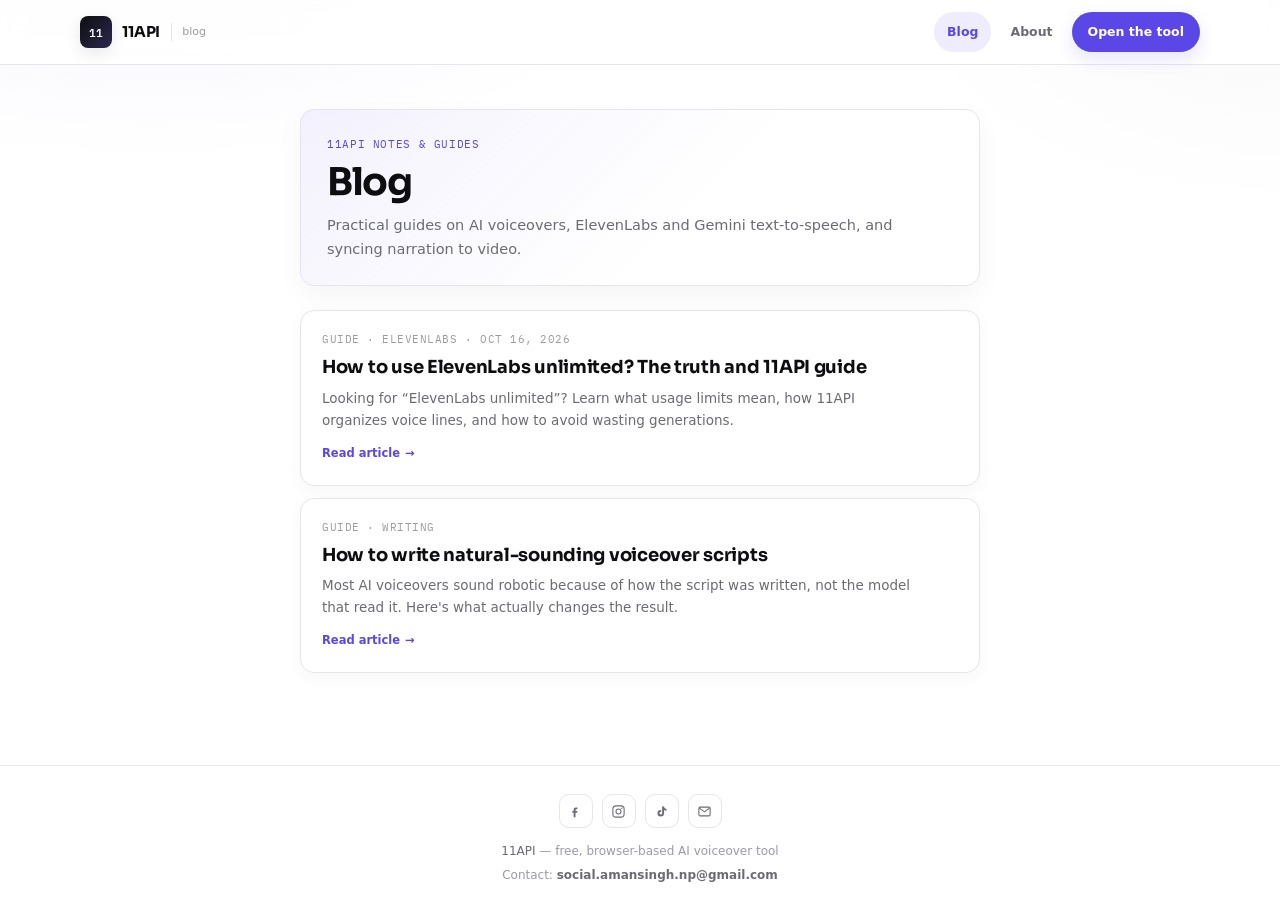
<file: blog/index.html>
<!doctype html>
<html lang="en">
<head>
<meta charset="UTF-8" />
<meta name="viewport" content="width=device-width, initial-scale=1.0" />
<title>Blog — 11API</title>
<meta name="description" content="Practical guides to AI voiceovers, ElevenLabs and Gemini text-to-speech, and syncing narration to video from the developer of 11API." />
<link rel="canonical" href="https://11api.site/blog/" />
<meta name="theme-color" content="#ffffff" />

<meta property="og:type" content="website" />
<meta property="og:url" content="https://11api.site/blog/" />
<meta property="og:site_name" content="11API" />
<meta property="og:title" content="Blog — 11API" />
<meta property="og:description" content="Guides on AI voiceovers, ElevenLabs and Gemini text-to-speech, and syncing narration to video." />

<link rel="icon" type="image/svg+xml" href="data:image/svg+xml,%3Csvg xmlns='http://www.w3.org/2000/svg' viewBox='0 0 32 32'%3E%3Crect width='32' height='32' rx='7' fill='%230e0e10'/%3E%3Ctext x='16' y='22' font-family='Arial, sans-serif' font-weight='700' font-size='15' text-anchor='middle' fill='%23ffffff'%3E11%3C/text%3E%3C/svg%3E" />

<link rel="preconnect" href="https://fonts.googleapis.com">
<link rel="preconnect" href="https://fonts.gstatic.com" crossorigin>
<link href="https://fonts.googleapis.com/css2?family=Sora:wght@500;600;700&family=IBM+Plex+Mono:wght@500;600&display=swap" rel="stylesheet">
<link rel="stylesheet" href="/blog/blog.css">
</head>
<body>

<header class="topbar">
  <a class="brand" href="/">
    <span class="brand-mark">11</span>
    <span class="brand-name">11API</span>
    <span class="brand-sub">blog</span>
  </a>
  <div class="topbar-right">
    <a class="nav-link active" href="/blog/" aria-current="page">Blog</a>
    <a class="nav-link" href="/about.html">About</a>
    <a class="btn-pill" href="/">Open the tool</a>
  </div>
</header>

<main>
  <div class="blog-hero">
    <div class="blog-kicker">11API notes & guides</div>
    <h1>Blog</h1>
    <p>Practical guides on AI voiceovers, ElevenLabs and Gemini text-to-speech, and syncing narration to video.</p>
  </div>

  <ul class="post-list">
    <li>
      <a class="post-card" href="/blog/how-to-use-elevenlabs-unlimited.html">
        <div class="post-meta">Guide · ElevenLabs · Oct 16, 2026</div>
        <h2 class="post-title">How to use ElevenLabs unlimited? The truth and 11API guide</h2>
        <p class="post-excerpt">Looking for “ElevenLabs unlimited”? Learn what usage limits mean, how 11API organizes voice lines, and how to avoid wasting generations.</p>
        <span class="post-arrow">Read article <span aria-hidden="true">→</span></span>
      </a>
    </li>
    <li>
      <a class="post-card" href="/blog/how-to-write-natural-sounding-voiceover-scripts.html">
        <div class="post-meta">Guide · Writing</div>
        <h2 class="post-title">How to write natural-sounding voiceover scripts</h2>
        <p class="post-excerpt">Most AI voiceovers sound robotic because of how the script was written, not the model that read it. Here's what actually changes the result.</p>
        <span class="post-arrow">Read article <span aria-hidden="true">→</span></span>
      </a>
    </li>
    <!-- Add each new post as another <li><a class="post-card">...</a></li> block, newest first. -->
  </ul>
</main>

<footer class="site-footer">
  <div class="social-links">
    <a href="https://www.facebook.com/profile.php?id=61594106010137" target="_blank" rel="noopener" aria-label="11API on Facebook" class="social-icon fb"><svg viewBox="0 0 24 24" fill="none" xmlns="http://www.w3.org/2000/svg"><path d="M15 8.5h-2c-.6 0-1 .4-1 1V11h3l-.4 3H12v7H9v-7H7v-3h2V9c0-2.2 1.4-3.5 3.6-3.5H15v3Z" fill="currentColor"/></svg></a>
    <a href="https://www.instagram.com/build_by_aman/" target="_blank" rel="noopener" aria-label="11API on Instagram" class="social-icon ig"><svg viewBox="0 0 24 24" fill="none" xmlns="http://www.w3.org/2000/svg"><rect x="3" y="3" width="18" height="18" rx="5" stroke="currentColor" stroke-width="1.7"/><circle cx="12" cy="12" r="4" stroke="currentColor" stroke-width="1.7"/><circle cx="17.3" cy="6.7" r="1.1" fill="currentColor"/></svg></a>
    <a href="https://www.tiktok.com/@build_by_aman" target="_blank" rel="noopener" aria-label="11API on TikTok" class="social-icon tt"><svg viewBox="0 0 24 24" fill="none" xmlns="http://www.w3.org/2000/svg"><path d="M16 3.8c.35 2.1 1.85 3.7 4 3.95v3.05c-1.5-.02-2.9-.47-4-1.28v5.2a5.2 5.2 0 1 1-5.2-5.2c.24 0 .47.02.7.05v3.1a2.1 2.1 0 1 0 1.5 2.02V3.8H16Z" fill="currentColor"/></svg></a>
    <a href="mailto:social.amansingh.np@gmail.com" aria-label="Email 11API" class="social-icon mail"><svg viewBox="0 0 24 24" fill="none" xmlns="http://www.w3.org/2000/svg"><rect x="3" y="5" width="18" height="14" rx="2" stroke="currentColor" stroke-width="1.7"/><path d="m4 6.5 8 6 8-6" stroke="currentColor" stroke-width="1.7" stroke-linecap="round" stroke-linejoin="round"/></svg></a>
  </div>
  <div><a href="/">11API</a> — free, browser-based AI voiceover tool</div>
  <div class="footer-contact">Contact: <a href="mailto:social.amansingh.np@gmail.com">social.amansingh.np@gmail.com</a></div>
</footer>

</body>
</html>
</file>
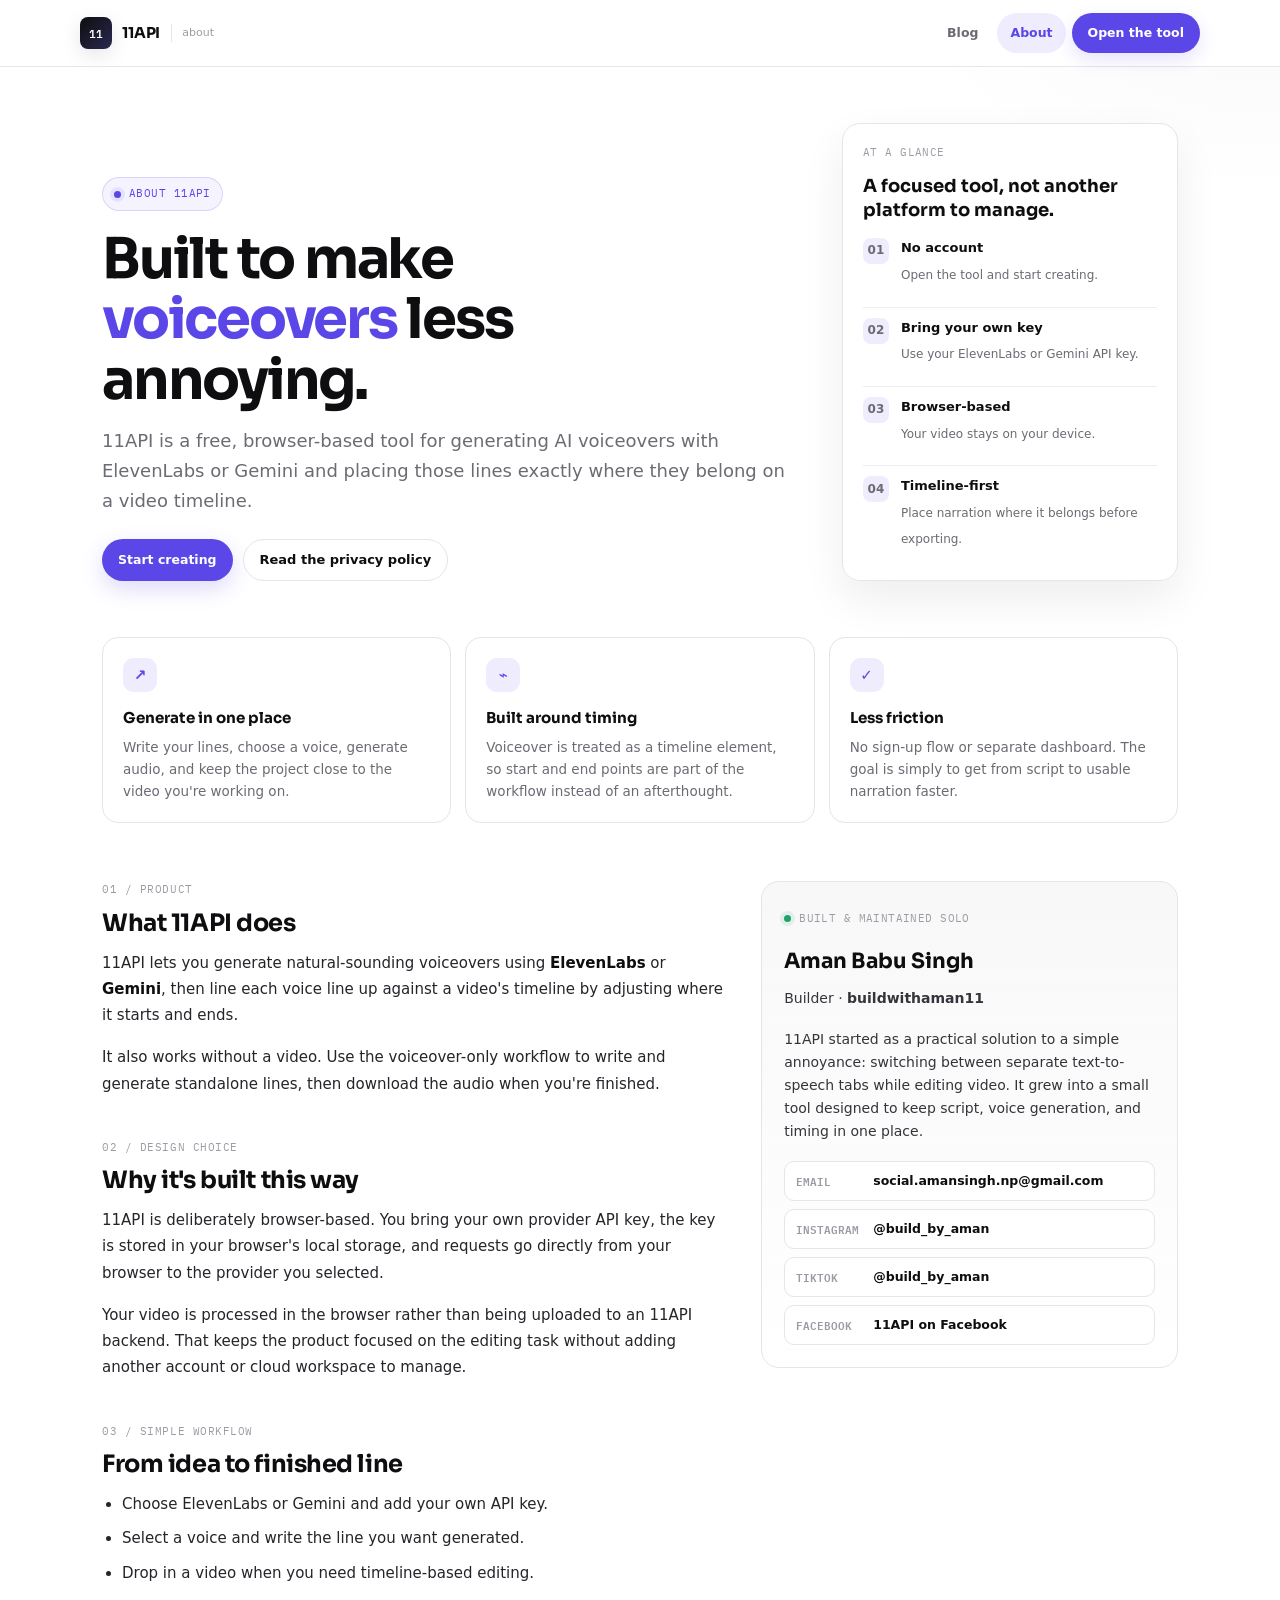
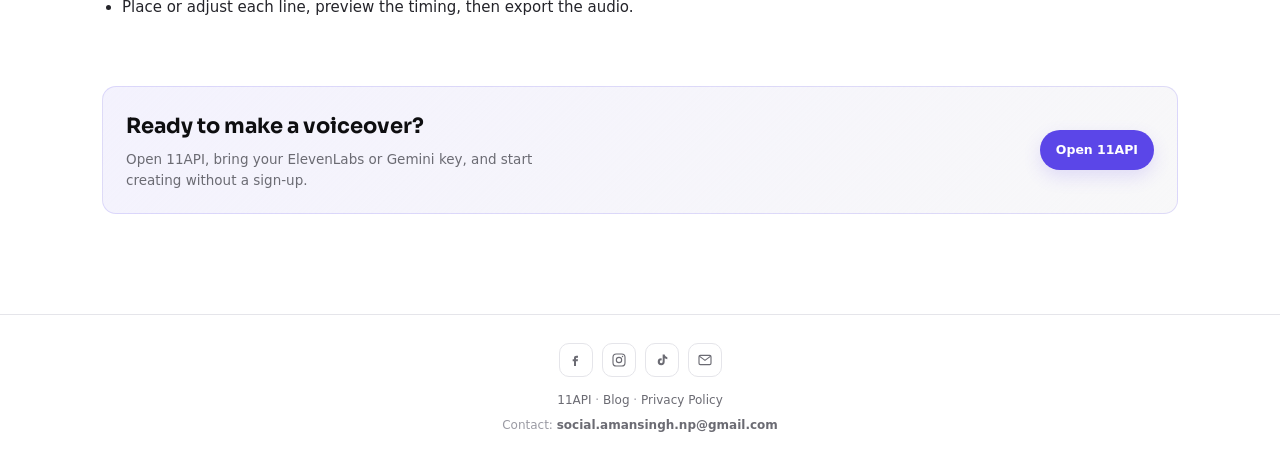
<file: about.html>
<!doctype html>
<html lang="en">
<head>
<meta charset="UTF-8" />
<meta name="viewport" content="width=device-width, initial-scale=1.0, viewport-fit=cover" />
<title>About 11API — Free AI Voiceover Tool</title>
<meta name="description" content="Learn what 11API does, why it is browser-based, and who built the free AI voiceover and video timeline tool." />
<link rel="canonical" href="https://11api.site/about.html" />
<meta name="theme-color" content="#ffffff" />
<meta property="og:type" content="website" />
<meta property="og:url" content="https://11api.site/about.html" />
<meta property="og:site_name" content="11API" />
<meta property="og:title" content="About 11API — Free AI Voiceover Tool" />
<meta property="og:description" content="A free, browser-based tool for generating AI voiceovers with ElevenLabs or Gemini and syncing them to video." />
<link rel="icon" type="image/svg+xml" href="data:image/svg+xml,%3Csvg xmlns='http://www.w3.org/2000/svg' viewBox='0 0 32 32'%3E%3Crect width='32' height='32' rx='7' fill='%230e0e10'/%3E%3Ctext x='16' y='22' font-family='Arial, sans-serif' font-weight='700' font-size='15' text-anchor='middle' fill='%23ffffff'%3E11%3C/text%3E%3C/svg%3E" />
<link rel="preconnect" href="https://fonts.googleapis.com">
<link rel="preconnect" href="https://fonts.gstatic.com" crossorigin>
<link href="https://fonts.googleapis.com/css2?family=Sora:wght@500;600;700&family=IBM+Plex+Mono:wght@500;600&display=swap" rel="stylesheet">
<link rel="stylesheet" href="/blog/blog.css">
<style>
  .social-icon svg { width: 16px; height: 16px; max-width: 100%; max-height: 100%; }
  :root {
    --about-glow: rgba(91,70,232,.10);
    --about-soft: rgba(91,70,232,.06);
  }
  html, body { overflow-x: hidden; }
  body {
    background:
      radial-gradient(900px 420px at 12% -10%, rgba(91,70,232,.065), transparent 60%),
      radial-gradient(700px 360px at 100% 0%, rgba(14,14,16,.025), transparent 55%),
      var(--bg);
  }
  .topbar { padding: 13px max(18px, calc((100vw - 1120px) / 2)); }
  .brand-mark { background: linear-gradient(135deg, #0e0e10, #2a2850); box-shadow: 0 6px 20px rgba(14,14,16,.10); }
  .topbar-right { flex-wrap: wrap; justify-content: flex-end; }
  .page-shell { max-width: 1120px; margin: 0 auto; padding: 56px 22px 100px; }
  .hero-grid { display: grid; grid-template-columns: minmax(0, 1.35fr) minmax(280px, .65fr); gap: 42px; align-items: end; margin-bottom: 56px; }
  .eyebrow { display: inline-flex; align-items: center; gap: 8px; padding: 7px 11px; border: 1px solid rgba(91,70,232,.18); background: var(--about-soft); color: var(--accent); border-radius: 999px; font-family: var(--font-mono); font-size: 11px; letter-spacing: .04em; text-transform: uppercase; }
  .eyebrow-dot { width: 7px; height: 7px; border-radius: 50%; background: var(--accent); box-shadow: 0 0 0 4px rgba(91,70,232,.10); }
  .hero h1 { font-family: var(--font-display); font-size: clamp(34px, 6vw, 56px); line-height: 1.08; letter-spacing: -.04em; margin: 18px 0 16px; max-width: 12ch; }
  .hero h1 span { color: var(--accent); }
  .hero-copy { color: var(--text-dim); font-size: clamp(16px, 2vw, 18px); line-height: 1.65; max-width: 62ch; margin: 0; }
  .hero-actions { display: flex; flex-wrap: wrap; gap: 10px; margin-top: 24px; }
  .hero-actions .btn-pill { background: var(--accent); box-shadow: 0 8px 22px rgba(91,70,232,.20); }
  .hero-actions .btn-pill:hover { opacity: 1; background: var(--accent-strong); }
  .ghost-pill { display: inline-flex; align-items: center; justify-content: center; min-height: 42px; padding: 9px 16px; border: 1px solid var(--line); border-radius: 999px; text-decoration: none; color: var(--text); font-size: 13px; font-weight: 600; background: rgba(255,255,255,.75); }
  .hero-card { border: 1px solid var(--line); border-radius: 18px; padding: 20px; background: rgba(255,255,255,.78); box-shadow: 0 18px 44px rgba(14,14,16,.07); }
  .hero-card-label { font-family: var(--font-mono); font-size: 11px; color: var(--text-faint); text-transform: uppercase; letter-spacing: .04em; margin-bottom: 12px; }
  .hero-card h2 { font-family: var(--font-display); font-size: 18px; line-height: 1.35; margin: 0 0 16px; }
  .fact-list { display: grid; gap: 10px; margin: 0; }
  .fact { display: grid; grid-template-columns: 28px minmax(0, 1fr); gap: 10px; align-items: start; padding: 10px 0; border-top: 1px solid var(--line-soft); }
  .fact:first-child { border-top: 0; padding-top: 0; }
  .fact-icon { width: 26px; height: 26px; display: grid; place-items: center; border-radius: 8px; background: var(--accent-soft); color: var(--accent); font-weight: 700; font-size: 12px; }
  .fact strong { display: block; font-size: 13px; margin-bottom: 2px; }
  .fact span { color: var(--text-dim); font-size: 12px; line-height: 1.45; }
  .feature-grid { display: grid; grid-template-columns: repeat(3, minmax(0,1fr)); gap: 14px; margin-bottom: 58px; }
  .feature-card { border: 1px solid var(--line); border-radius: 16px; background: rgba(255,255,255,.88); padding: 20px; min-width: 0; }
  .feature-icon { width: 34px; height: 34px; display: grid; place-items: center; border-radius: 11px; background: var(--accent-soft); color: var(--accent); margin-bottom: 14px; font-size: 15px; font-weight: 700; }
  .feature-card h3 { font-family: var(--font-display); font-size: 15px; margin: 0 0 7px; }
  .feature-card p { color: var(--text-dim); font-size: 13.5px; line-height: 1.6; margin: 0; }
  .content-grid { display: grid; grid-template-columns: minmax(0, 1.2fr) minmax(250px, .8fr); gap: 34px; align-items: start; }
  .section-kicker { font-family: var(--font-mono); color: var(--text-faint); font-size: 11px; letter-spacing: .05em; text-transform: uppercase; margin-bottom: 10px; }
  .content-block + .content-block { margin-top: 42px; }
  .content-block h2 { font-family: var(--font-display); font-size: 24px; line-height: 1.2; margin: 0 0 12px; }
  .content-block p, .content-block li { font-size: 15px; color: #24242a; line-height: 1.75; }
  .content-block p { margin: 0 0 16px; }
  .content-block ul { margin: 0; padding-left: 20px; }
  .content-block li { margin-bottom: 8px; }
  .creator-card { border: 1px solid var(--line); border-radius: 18px; background: linear-gradient(180deg, rgba(247,247,248,.90), rgba(255,255,255,.95)); padding: 22px; position: sticky; top: 88px; }
  .creator-badge { display: inline-flex; align-items: center; gap: 8px; font-family: var(--font-mono); font-size: 10.5px; color: var(--text-faint); text-transform: uppercase; letter-spacing: .04em; margin-bottom: 18px; }
  .creator-badge::before { content: ''; width: 7px; height: 7px; border-radius: 50%; background: #22a06b; box-shadow: 0 0 0 4px rgba(34,160,107,.11); }
  .creator-card h2 { font-family: var(--font-display); font-size: 21px; margin: 0 0 8px; }
  .creator-role { color: var(--text-dim); font-size: 13px; margin: 0 0 16px; }
  .creator-card p { color: #34343a; font-size: 14px; line-height: 1.65; margin: 0 0 18px; }
  .contact-stack { display: grid; gap: 8px; }
  .contact-link { display: flex; align-items: center; gap: 9px; min-height: 40px; padding: 9px 11px; border: 1px solid var(--line); border-radius: 10px; text-decoration: none; color: var(--text); background: #fff; font-size: 12.5px; font-weight: 600; }
  .contact-link:hover { border-color: var(--accent); color: var(--accent); }
  .contact-link .label { min-width: 68px; color: var(--text-faint); font-family: var(--font-mono); font-size: 10.5px; text-transform: uppercase; }
  .contact-link .value { min-width: 0; overflow-wrap: anywhere; }
  .post-cta { margin-top: 58px; text-align: left; display: flex; align-items: center; justify-content: space-between; gap: 20px; background: linear-gradient(135deg, rgba(91,70,232,.07), rgba(247,247,248,.90)); }
  .post-cta h3 { font-family: var(--font-display); font-size: 21px; margin: 0 0 5px; }
  .post-cta p { margin: 0; max-width: 52ch; }
  .post-cta .btn-pill { background: var(--accent); }
  footer.site-footer { margin-top: 0; }
  @media (max-width: 860px) {
    .hero-grid, .content-grid { grid-template-columns: 1fr; gap: 26px; }
    .hero h1 { max-width: 15ch; }
    .creator-card { position: static; }
  }
  @media (max-width: 680px) {
    .topbar { padding: 10px 14px; flex-wrap: nowrap; gap: 8px; }
    .topbar-right { width: auto; margin-left: auto; display: flex; align-items: center; gap: 4px; min-width: 0; }
    .topbar-right .nav-link, .topbar-right .btn-pill { width: auto; min-height: 36px; padding: 7px 9px; text-align: center; font-size: 11.5px; }
    .page-shell { padding: 34px 16px 76px; }
    .hero-grid { margin-bottom: 34px; }
    .hero h1 { font-size: clamp(31px, 10vw, 42px); max-width: 100%; }
    .hero-copy { font-size: 15px; }
    .hero-actions { display: grid; grid-template-columns: 1fr; }
    .hero-actions a { width: 100%; }
    .feature-grid { grid-template-columns: 1fr; gap: 10px; margin-bottom: 42px; }
    .feature-card { padding: 17px; }
    .content-block + .content-block { margin-top: 34px; }
    .content-block h2 { font-size: 21px; }
    .content-block p, .content-block li { font-size: 14.5px; }
    .post-cta { display: grid; grid-template-columns: 1fr; padding: 21px; }
    .post-cta .btn-pill { width: 100%; text-align: center; }
    .social-links { gap: 10px; flex-wrap: wrap; }
    footer.site-footer { padding: 24px 16px; }
  }
  @media (max-width: 380px) {
    .brand-sub { display: none; }
    .brand { gap: 8px; }
    .topbar-right { gap: 5px; }
    .nav-link { padding-inline: 9px; }
    .btn-pill { padding-inline: 12px; }
  }
</style>
</head>
<body>

<header class="topbar">
  <a class="brand" href="/" aria-label="11API home">
    <span class="brand-mark">11</span>
    <span class="brand-name">11API</span>
    <span class="brand-sub">about</span>
  </a>
  <div class="topbar-right">
    <a class="nav-link" href="/blog/">Blog</a>
    <a class="nav-link active" href="/about.html" aria-current="page">About</a>
    <a class="btn-pill" href="/">Open the tool</a>
  </div>
</header>

<main class="page-shell">
  <section class="hero" aria-labelledby="about-title">
    <div class="hero-grid">
      <div>
        <div class="eyebrow"><span class="eyebrow-dot"></span> About 11API</div>
        <h1>Built to make <span>voiceovers</span> less annoying.</h1>
        <p class="hero-copy">11API is a free, browser-based tool for generating AI voiceovers with ElevenLabs or Gemini and placing those lines exactly where they belong on a video timeline.</p>
        <div class="hero-actions">
          <a class="btn-pill" href="/">Start creating</a>
          <a class="ghost-pill" href="/privacy.html">Read the privacy policy</a>
        </div>
      </div>

      <aside class="hero-card" aria-label="11API at a glance">
        <div class="hero-card-label">At a glance</div>
        <h2>A focused tool, not another platform to manage.</h2>
        <div class="fact-list">
          <div class="fact"><span class="fact-icon">01</span><div><strong>No account</strong><span>Open the tool and start creating.</span></div></div>
          <div class="fact"><span class="fact-icon">02</span><div><strong>Bring your own key</strong><span>Use your ElevenLabs or Gemini API key.</span></div></div>
          <div class="fact"><span class="fact-icon">03</span><div><strong>Browser-based</strong><span>Your video stays on your device.</span></div></div>
          <div class="fact"><span class="fact-icon">04</span><div><strong>Timeline-first</strong><span>Place narration where it belongs before exporting.</span></div></div>
        </div>
      </aside>
    </div>
  </section>

  <section class="feature-grid" aria-label="Why 11API is different">
    <div class="feature-card">
      <div class="feature-icon">↗</div>
      <h3>Generate in one place</h3>
      <p>Write your lines, choose a voice, generate audio, and keep the project close to the video you're working on.</p>
    </div>
    <div class="feature-card">
      <div class="feature-icon">⌁</div>
      <h3>Built around timing</h3>
      <p>Voiceover is treated as a timeline element, so start and end points are part of the workflow instead of an afterthought.</p>
    </div>
    <div class="feature-card">
      <div class="feature-icon">✓</div>
      <h3>Less friction</h3>
      <p>No sign-up flow or separate dashboard. The goal is simply to get from script to usable narration faster.</p>
    </div>
  </section>

  <div class="content-grid">
    <article>
      <section class="content-block">
        <div class="section-kicker">01 / Product</div>
        <h2>What 11API does</h2>
        <p>11API lets you generate natural-sounding voiceovers using <strong>ElevenLabs</strong> or <strong>Gemini</strong>, then line each voice line up against a video's timeline by adjusting where it starts and ends.</p>
        <p>It also works without a video. Use the voiceover-only workflow to write and generate standalone lines, then download the audio when you're finished.</p>
      </section>

      <section class="content-block">
        <div class="section-kicker">02 / Design choice</div>
        <h2>Why it's built this way</h2>
        <p>11API is deliberately browser-based. You bring your own provider API key, the key is stored in your browser's local storage, and requests go directly from your browser to the provider you selected.</p>
        <p>Your video is processed in the browser rather than being uploaded to an 11API backend. That keeps the product focused on the editing task without adding another account or cloud workspace to manage.</p>
      </section>

      <section class="content-block">
        <div class="section-kicker">03 / Simple workflow</div>
        <h2>From idea to finished line</h2>
        <ul>
          <li>Choose ElevenLabs or Gemini and add your own API key.</li>
          <li>Select a voice and write the line you want generated.</li>
          <li>Drop in a video when you need timeline-based editing.</li>
          <li>Place or adjust each line, preview the timing, then export the audio.</li>
        </ul>
      </section>
    </article>

    <aside class="creator-card">
      <div class="creator-badge">Built & maintained solo</div>
      <h2>Aman Babu Singh</h2>
      <p class="creator-role">Builder · <strong>buildwithaman11</strong></p>
      <p>11API started as a practical solution to a simple annoyance: switching between separate text-to-speech tabs while editing video. It grew into a small tool designed to keep script, voice generation, and timing in one place.</p>
      <div class="contact-stack" aria-label="Contact links">
        <a class="contact-link" href="mailto:social.amansingh.np@gmail.com"><span class="label">Email</span><span class="value">social.amansingh.np@gmail.com</span></a>
        <a class="contact-link" href="https://www.instagram.com/build_by_aman/" target="_blank" rel="noopener"><span class="label">Instagram</span><span class="value">@build_by_aman</span></a>
        <a class="contact-link" href="https://www.tiktok.com/@build_by_aman" target="_blank" rel="noopener"><span class="label">TikTok</span><span class="value">@build_by_aman</span></a>
        <a class="contact-link" href="https://www.facebook.com/profile.php?id=61594106010137" target="_blank" rel="noopener"><span class="label">Facebook</span><span class="value">11API on Facebook</span></a>
      </div>
    </aside>
  </div>

  <section class="post-cta" aria-label="Try 11API">
    <div>
      <h3>Ready to make a voiceover?</h3>
      <p>Open 11API, bring your ElevenLabs or Gemini key, and start creating without a sign-up.</p>
    </div>
    <a class="btn-pill" href="/">Open 11API</a>
  </section>
</main>

<footer class="site-footer">
  <div class="social-links">
    <a href="https://www.facebook.com/profile.php?id=61594106010137" target="_blank" rel="noopener" aria-label="11API on Facebook" class="social-icon fb"><svg viewBox="0 0 24 24" fill="none" xmlns="http://www.w3.org/2000/svg"><path d="M15 8.5h-2c-.6 0-1 .4-1 1V11h3l-.4 3H12v7H9v-7H7v-3h2V9c0-2.2 1.4-3.5 3.6-3.5H15v3Z" fill="currentColor"/></svg></a>
    <a href="https://www.instagram.com/build_by_aman/" target="_blank" rel="noopener" aria-label="11API on Instagram" class="social-icon ig"><svg viewBox="0 0 24 24" fill="none" xmlns="http://www.w3.org/2000/svg"><rect x="3" y="3" width="18" height="18" rx="5" stroke="currentColor" stroke-width="1.7"/><circle cx="12" cy="12" r="4" stroke="currentColor" stroke-width="1.7"/><circle cx="17.3" cy="6.7" r="1.1" fill="currentColor"/></svg></a>
    <a href="https://www.tiktok.com/@build_by_aman" target="_blank" rel="noopener" aria-label="11API on TikTok" class="social-icon tt"><svg viewBox="0 0 24 24" fill="none" xmlns="http://www.w3.org/2000/svg"><path d="M16 3.8c.35 2.1 1.85 3.7 4 3.95v3.05c-1.5-.02-2.9-.47-4-1.28v5.2a5.2 5.2 0 1 1-5.2-5.2c.24 0 .47.02.7.05v3.1a2.1 2.1 0 1 0 1.5 2.02V3.8H16Z" fill="currentColor"/></svg></a>
    <a href="mailto:social.amansingh.np@gmail.com" aria-label="Email 11API" class="social-icon mail"><svg viewBox="0 0 24 24" fill="none" xmlns="http://www.w3.org/2000/svg"><rect x="3" y="5" width="18" height="14" rx="2" stroke="currentColor" stroke-width="1.7"/><path d="m4 6.5 8 6 8-6" stroke="currentColor" stroke-width="1.7" stroke-linecap="round" stroke-linejoin="round"/></svg></a>
  </div>
  <div><a href="/">11API</a> · <a href="/blog/">Blog</a> · <a href="/privacy.html">Privacy Policy</a></div>
  <div class="footer-contact">Contact: <a href="mailto:social.amansingh.np@gmail.com">social.amansingh.np@gmail.com</a></div>
</footer>

</body>
</html>
</file>
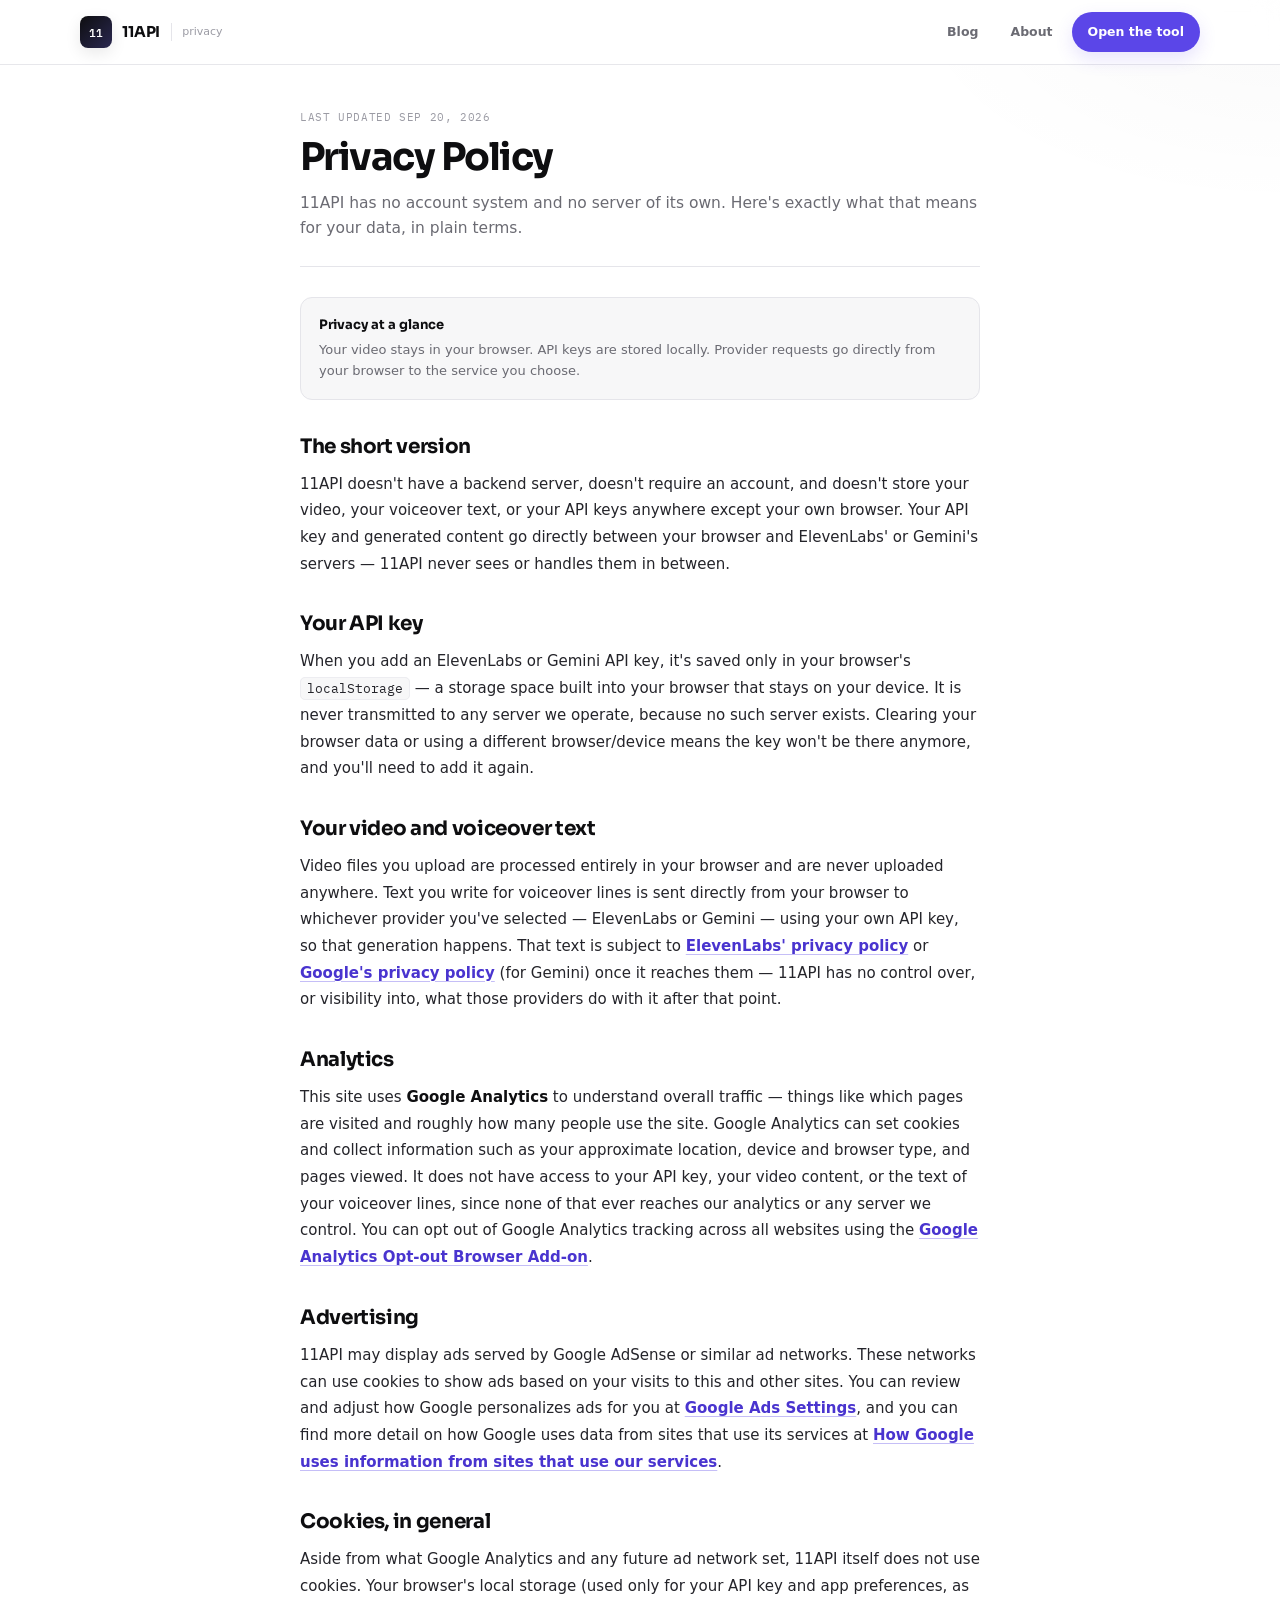
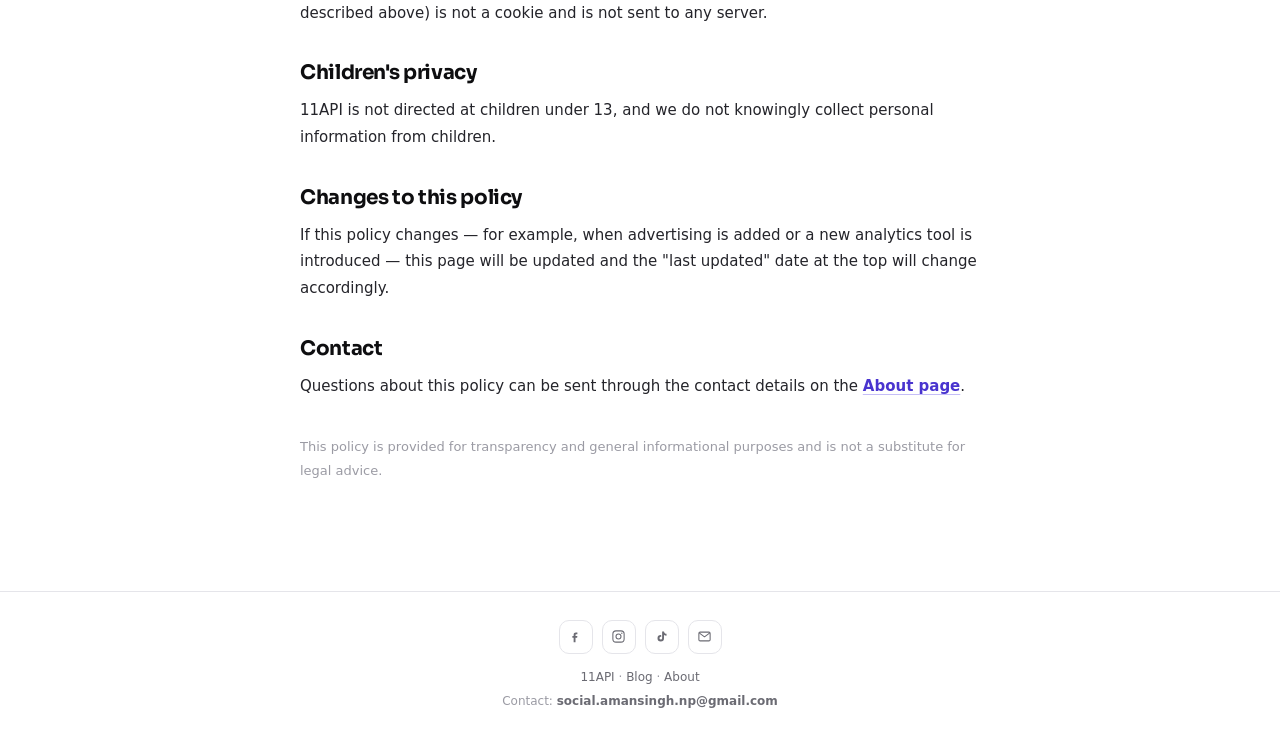
<file: privacy.html>
<!doctype html>
<html lang="en">
<head>
<meta charset="UTF-8" />
<meta name="viewport" content="width=device-width, initial-scale=1.0" />
<title>Privacy Policy — 11API</title>
<meta name="description" content="How 11API handles your data: no server, no account, API keys stored only in your browser, and what Google Analytics and future advertising cookies collect." />
<link rel="canonical" href="https://11api.site/privacy.html" />
<meta name="theme-color" content="#ffffff" />
<meta property="og:type" content="website" />
<meta property="og:url" content="https://11api.site/privacy.html" />
<meta property="og:site_name" content="11API" />
<meta property="og:title" content="Privacy Policy — 11API" />
<meta property="og:description" content="How 11API handles your data: no server, no account, API keys stored only in your browser." />
<link rel="icon" type="image/svg+xml" href="data:image/svg+xml,%3Csvg xmlns='http://www.w3.org/2000/svg' viewBox='0 0 32 32'%3E%3Crect width='32' height='32' rx='7' fill='%230e0e10'/%3E%3Ctext x='16' y='22' font-family='Arial, sans-serif' font-weight='700' font-size='15' text-anchor='middle' fill='%23ffffff'%3E11%3C/text%3E%3C/svg%3E" />
<link rel="preconnect" href="https://fonts.googleapis.com">
<link rel="preconnect" href="https://fonts.gstatic.com" crossorigin>
<link href="https://fonts.googleapis.com/css2?family=Sora:wght@500;600;700&family=IBM+Plex+Mono:wght@500;600&display=swap" rel="stylesheet">
<link rel="stylesheet" href="/blog/blog.css">
</head>
<body>

<header class="topbar">
  <a class="brand" href="/">
    <span class="brand-mark">11</span>
    <span class="brand-name">11API</span>
    <span class="brand-sub">privacy</span>
  </a>
  <div class="topbar-right">
    <a class="nav-link" href="/blog/">Blog</a>
    <a class="nav-link" href="/about.html">About</a>
    <a class="btn-pill" href="/">Open the tool</a>
  </div>
</header>

<main>
  <div class="article-header">
    <div class="article-meta">Last updated Sep 20, 2026</div>
    <h1>Privacy Policy</h1>
    <p class="article-dek">11API has no account system and no server of its own. Here's exactly what that means for your data, in plain terms.</p>
  </div>

  <div class="article-callout" aria-label="Privacy at a glance">
    <strong>Privacy at a glance</strong>
    <p>Your video stays in your browser. API keys are stored locally. Provider requests go directly from your browser to the service you choose.</p>
  </div>

  <article>
    <h2>The short version</h2>
    <p>11API doesn't have a backend server, doesn't require an account, and doesn't store your video, your voiceover text, or your API keys anywhere except your own browser. Your API key and generated content go directly between your browser and ElevenLabs' or Gemini's servers — 11API never sees or handles them in between.</p>

    <h2>Your API key</h2>
    <p>When you add an ElevenLabs or Gemini API key, it's saved only in your browser's <code>localStorage</code> — a storage space built into your browser that stays on your device. It is never transmitted to any server we operate, because no such server exists. Clearing your browser data or using a different browser/device means the key won't be there anymore, and you'll need to add it again.</p>

    <h2>Your video and voiceover text</h2>
    <p>Video files you upload are processed entirely in your browser and are never uploaded anywhere. Text you write for voiceover lines is sent directly from your browser to whichever provider you've selected — ElevenLabs or Gemini — using your own API key, so that generation happens. That text is subject to <a href="https://elevenlabs.io/privacy-policy" target="_blank" rel="noopener">ElevenLabs' privacy policy</a> or <a href="https://policies.google.com/privacy" target="_blank" rel="noopener">Google's privacy policy</a> (for Gemini) once it reaches them — 11API has no control over, or visibility into, what those providers do with it after that point.</p>

    <h2>Analytics</h2>
    <p>This site uses <strong>Google Analytics</strong> to understand overall traffic — things like which pages are visited and roughly how many people use the site. Google Analytics can set cookies and collect information such as your approximate location, device and browser type, and pages viewed. It does not have access to your API key, your video content, or the text of your voiceover lines, since none of that ever reaches our analytics or any server we control. You can opt out of Google Analytics tracking across all websites using the <a href="https://tools.google.com/dlpage/gaoptout" target="_blank" rel="noopener">Google Analytics Opt-out Browser Add-on</a>.</p>

    <h2>Advertising</h2>
    <p>11API may display ads served by Google AdSense or similar ad networks. These networks can use cookies to show ads based on your visits to this and other sites. You can review and adjust how Google personalizes ads for you at <a href="https://adssettings.google.com" target="_blank" rel="noopener">Google Ads Settings</a>, and you can find more detail on how Google uses data from sites that use its services at <a href="https://policies.google.com/technologies/partner-sites" target="_blank" rel="noopener">How Google uses information from sites that use our services</a>.</p>

    <h2>Cookies, in general</h2>
    <p>Aside from what Google Analytics and any future ad network set, 11API itself does not use cookies. Your browser's local storage (used only for your API key and app preferences, as described above) is not a cookie and is not sent to any server.</p>

    <h2>Children's privacy</h2>
    <p>11API is not directed at children under 13, and we do not knowingly collect personal information from children.</p>

    <h2>Changes to this policy</h2>
    <p>If this policy changes — for example, when advertising is added or a new analytics tool is introduced — this page will be updated and the "last updated" date at the top will change accordingly.</p>

    <h2>Contact</h2>
    <p>Questions about this policy can be sent through the contact details on the <a href="/about.html">About page</a>.</p>

    <p style="font-size:13px;color:var(--text-faint);margin-top:36px;">This policy is provided for transparency and general informational purposes and is not a substitute for legal advice.</p>
  </article>
</main>

<footer class="site-footer">
  <div class="social-links">
    <a href="https://www.facebook.com/profile.php?id=61594106010137" target="_blank" rel="noopener" aria-label="11API on Facebook" class="social-icon fb"><svg viewBox="0 0 24 24" fill="none" xmlns="http://www.w3.org/2000/svg"><path d="M15 8.5h-2c-.6 0-1 .4-1 1V11h3l-.4 3H12v7H9v-7H7v-3h2V9c0-2.2 1.4-3.5 3.6-3.5H15v3Z" fill="currentColor"/></svg></a>
    <a href="https://www.instagram.com/build_by_aman/" target="_blank" rel="noopener" aria-label="11API on Instagram" class="social-icon ig"><svg viewBox="0 0 24 24" fill="none" xmlns="http://www.w3.org/2000/svg"><rect x="3" y="3" width="18" height="18" rx="5" stroke="currentColor" stroke-width="1.7"/><circle cx="12" cy="12" r="4" stroke="currentColor" stroke-width="1.7"/><circle cx="17.3" cy="6.7" r="1.1" fill="currentColor"/></svg></a>
    <a href="https://www.tiktok.com/@build_by_aman" target="_blank" rel="noopener" aria-label="11API on TikTok" class="social-icon tt"><svg viewBox="0 0 24 24" fill="none" xmlns="http://www.w3.org/2000/svg"><path d="M16 3.8c.35 2.1 1.85 3.7 4 3.95v3.05c-1.5-.02-2.9-.47-4-1.28v5.2a5.2 5.2 0 1 1-5.2-5.2c.24 0 .47.02.7.05v3.1a2.1 2.1 0 1 0 1.5 2.02V3.8H16Z" fill="currentColor"/></svg></a>
    <a href="mailto:social.amansingh.np@gmail.com" aria-label="Email 11API" class="social-icon mail"><svg viewBox="0 0 24 24" fill="none" xmlns="http://www.w3.org/2000/svg"><rect x="3" y="5" width="18" height="14" rx="2" stroke="currentColor" stroke-width="1.7"/><path d="m4 6.5 8 6 8-6" stroke="currentColor" stroke-width="1.7" stroke-linecap="round" stroke-linejoin="round"/></svg></a>
  </div>
  <div><a href="/">11API</a> · <a href="/blog/">Blog</a> · <a href="/about.html">About</a></div>
  <div class="footer-contact">Contact: <a href="mailto:social.amansingh.np@gmail.com">social.amansingh.np@gmail.com</a></div>
</footer>

</body>
</html>
</file>
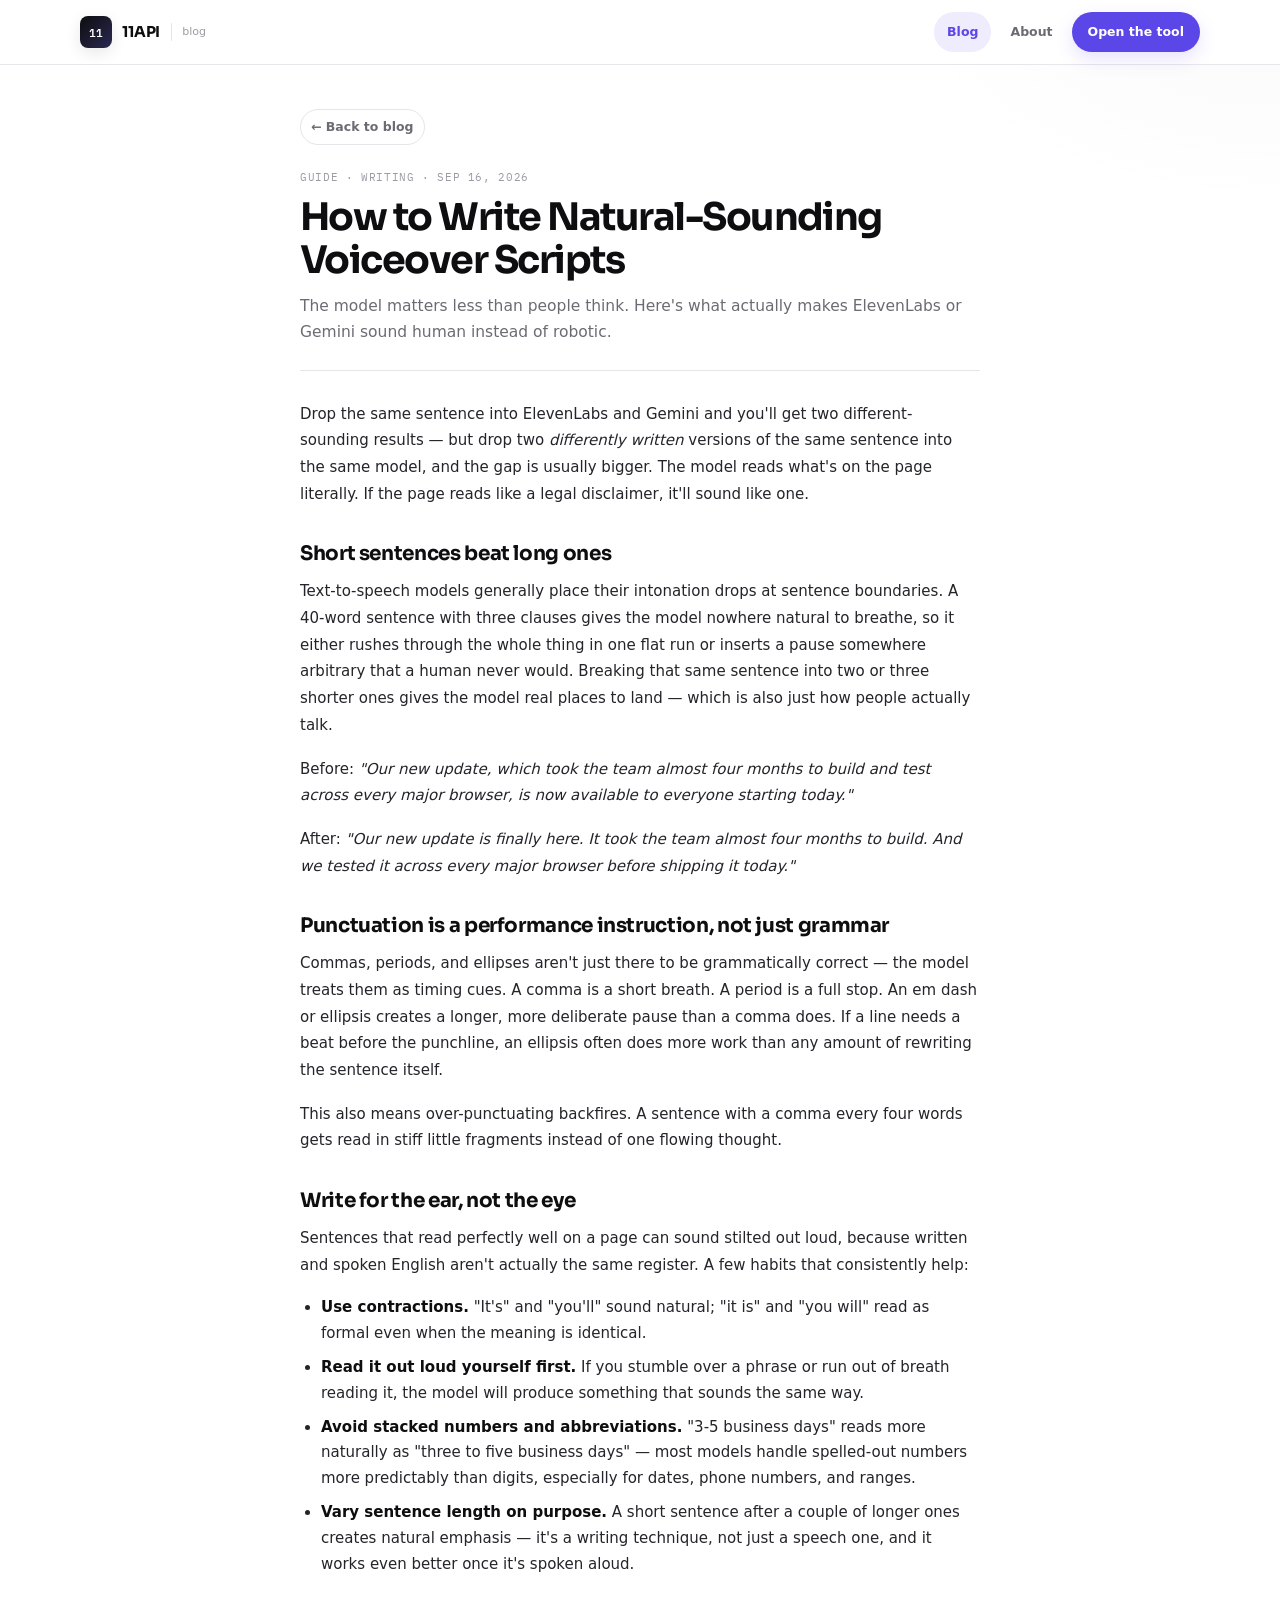
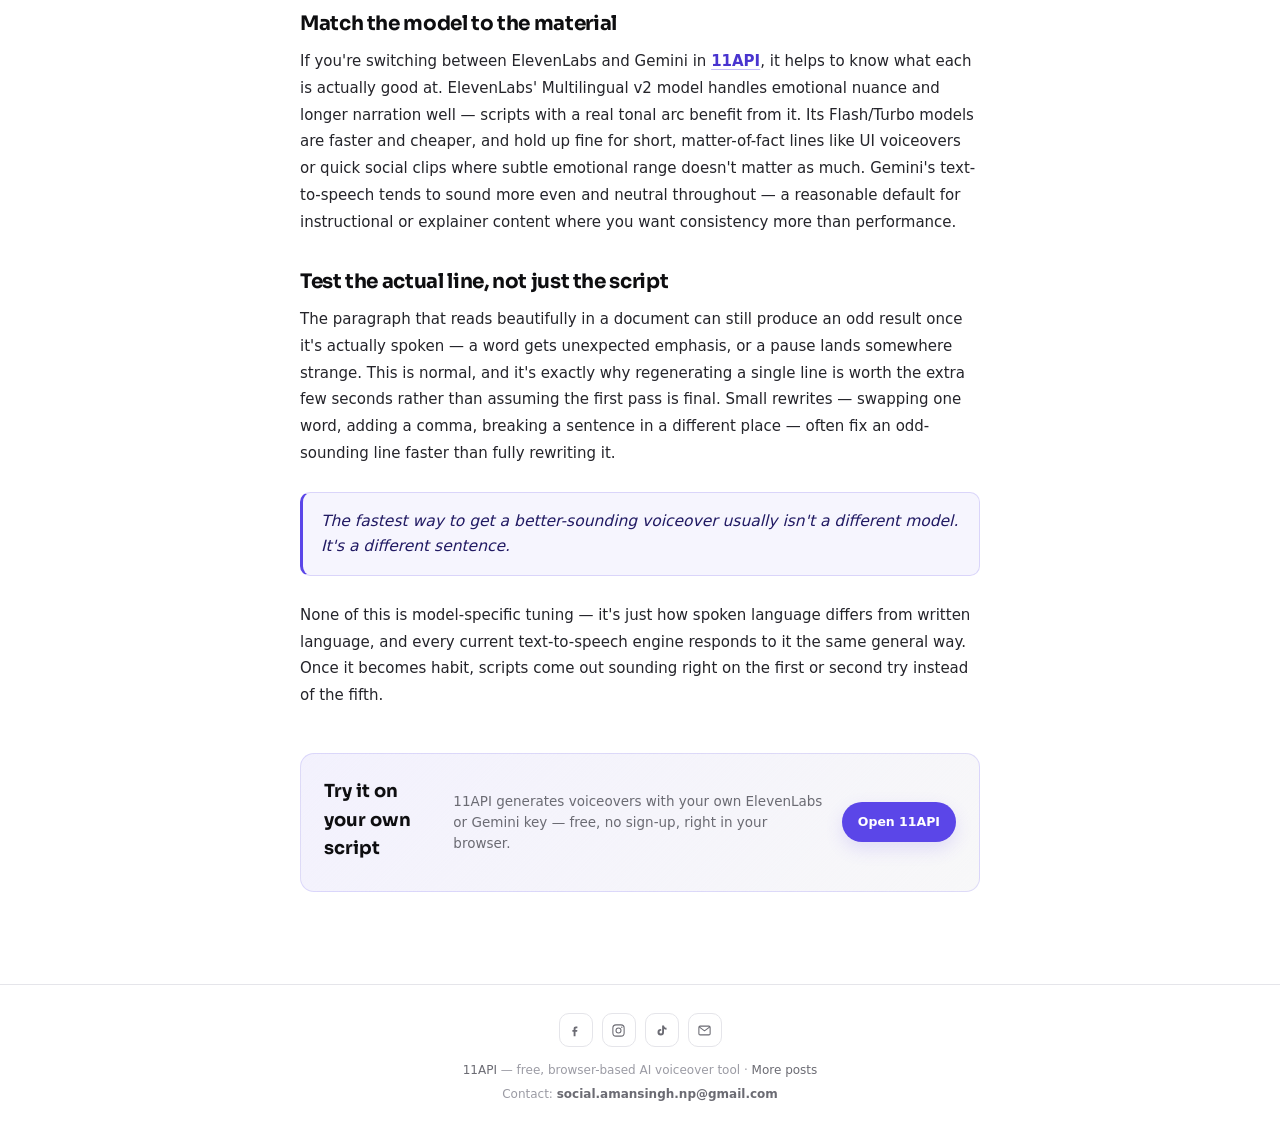
<file: blog/how-to-write-natural-sounding-voiceover-scripts.html>
<!doctype html>
<html lang="en">
<head>
<meta charset="UTF-8" />
<meta name="viewport" content="width=device-width, initial-scale=1.0" />
<title>How to Write Natural-Sounding Voiceover Scripts — 11API</title>
<meta name="description" content="Most AI voiceovers sound robotic because of how the script was written, not the model that read it. Here's how punctuation, sentence length, and phrasing change the result." />
<link rel="canonical" href="https://11api.site/blog/how-to-write-natural-sounding-voiceover-scripts.html" />
<meta name="theme-color" content="#ffffff" />

<meta property="og:type" content="article" />
<meta property="og:url" content="https://11api.site/blog/how-to-write-natural-sounding-voiceover-scripts.html" />
<meta property="og:site_name" content="11API" />
<meta property="og:title" content="How to Write Natural-Sounding Voiceover Scripts" />
<meta property="og:description" content="Most AI voiceovers sound robotic because of how the script was written, not the model that read it. Here's what actually changes the result." />

<meta name="twitter:card" content="summary" />
<meta name="twitter:title" content="How to Write Natural-Sounding Voiceover Scripts" />
<meta name="twitter:description" content="Most AI voiceovers sound robotic because of how the script was written, not the model that read it." />

<link rel="icon" type="image/svg+xml" href="data:image/svg+xml,%3Csvg xmlns='http://www.w3.org/2000/svg' viewBox='0 0 32 32'%3E%3Crect width='32' height='32' rx='7' fill='%230e0e10'/%3E%3Ctext x='16' y='22' font-family='Arial, sans-serif' font-weight='700' font-size='15' text-anchor='middle' fill='%23ffffff'%3E11%3C/text%3E%3C/svg%3E" />

<link rel="preconnect" href="https://fonts.googleapis.com">
<link rel="preconnect" href="https://fonts.gstatic.com" crossorigin>
<link href="https://fonts.googleapis.com/css2?family=Sora:wght@500;600;700&family=IBM+Plex+Mono:wght@500;600&display=swap" rel="stylesheet">
<link rel="stylesheet" href="/blog/blog.css">

<script type="application/ld+json">
{
  "@context": "https://schema.org",
  "@type": "Article",
  "headline": "How to Write Natural-Sounding Voiceover Scripts",
  "description": "Most AI voiceovers sound robotic because of how the script was written, not the model that read it. Here's what actually changes the result.",
  "datePublished": "2026-09-16",
  "dateModified": "2026-09-16",
  "author": { "@type": "Person", "name": "Aman Babu Singh" },
  "publisher": { "@type": "Organization", "name": "11API" },
  "mainEntityOfPage": "https://11api.site/blog/how-to-write-natural-sounding-voiceover-scripts.html"
}
</script>
</head>
<body>

<header class="topbar">
  <a class="brand" href="/">
    <span class="brand-mark">11</span>
    <span class="brand-name">11API</span>
    <span class="brand-sub">blog</span>
  </a>
  <div class="topbar-right">
    <a class="nav-link active" href="/blog/" aria-current="page">Blog</a>
    <a class="nav-link" href="/about.html">About</a>
    <a class="btn-pill" href="/">Open the tool</a>
  </div>
</header>

<main>
  <a class="back-link" href="/blog/">← Back to blog</a>

  <div class="article-header">
    <div class="article-meta">Guide · Writing · Sep 16, 2026</div>
    <h1>How to Write Natural-Sounding Voiceover Scripts</h1>
    <p class="article-dek">The model matters less than people think. Here's what actually makes ElevenLabs or Gemini sound human instead of robotic.</p>
  </div>

  <article>
    <p>Drop the same sentence into ElevenLabs and Gemini and you'll get two different-sounding results — but drop two <em>differently written</em> versions of the same sentence into the same model, and the gap is usually bigger. The model reads what's on the page literally. If the page reads like a legal disclaimer, it'll sound like one.</p>

    <h2>Short sentences beat long ones</h2>
    <p>Text-to-speech models generally place their intonation drops at sentence boundaries. A 40-word sentence with three clauses gives the model nowhere natural to breathe, so it either rushes through the whole thing in one flat run or inserts a pause somewhere arbitrary that a human never would. Breaking that same sentence into two or three shorter ones gives the model real places to land — which is also just how people actually talk.</p>
    <p>Before: <em>"Our new update, which took the team almost four months to build and test across every major browser, is now available to everyone starting today."</em></p>
    <p>After: <em>"Our new update is finally here. It took the team almost four months to build. And we tested it across every major browser before shipping it today."</em></p>

    <h2>Punctuation is a performance instruction, not just grammar</h2>
    <p>Commas, periods, and ellipses aren't just there to be grammatically correct — the model treats them as timing cues. A comma is a short breath. A period is a full stop. An em dash or ellipsis creates a longer, more deliberate pause than a comma does. If a line needs a beat before the punchline, an ellipsis often does more work than any amount of rewriting the sentence itself.</p>
    <p>This also means over-punctuating backfires. A sentence with a comma every four words gets read in stiff little fragments instead of one flowing thought.</p>

    <h2>Write for the ear, not the eye</h2>
    <p>Sentences that read perfectly well on a page can sound stilted out loud, because written and spoken English aren't actually the same register. A few habits that consistently help:</p>
    <ul>
      <li><strong>Use contractions.</strong> "It's" and "you'll" sound natural; "it is" and "you will" read as formal even when the meaning is identical.</li>
      <li><strong>Read it out loud yourself first.</strong> If you stumble over a phrase or run out of breath reading it, the model will produce something that sounds the same way.</li>
      <li><strong>Avoid stacked numbers and abbreviations.</strong> "3-5 business days" reads more naturally as "three to five business days" — most models handle spelled-out numbers more predictably than digits, especially for dates, phone numbers, and ranges.</li>
      <li><strong>Vary sentence length on purpose.</strong> A short sentence after a couple of longer ones creates natural emphasis — it's a writing technique, not just a speech one, and it works even better once it's spoken aloud.</li>
    </ul>

    <h2>Match the model to the material</h2>
    <p>If you're switching between ElevenLabs and Gemini in <a href="/">11API</a>, it helps to know what each is actually good at. ElevenLabs' Multilingual v2 model handles emotional nuance and longer narration well — scripts with a real tonal arc benefit from it. Its Flash/Turbo models are faster and cheaper, and hold up fine for short, matter-of-fact lines like UI voiceovers or quick social clips where subtle emotional range doesn't matter as much. Gemini's text-to-speech tends to sound more even and neutral throughout — a reasonable default for instructional or explainer content where you want consistency more than performance.</p>

    <h2>Test the actual line, not just the script</h2>
    <p>The paragraph that reads beautifully in a document can still produce an odd result once it's actually spoken — a word gets unexpected emphasis, or a pause lands somewhere strange. This is normal, and it's exactly why regenerating a single line is worth the extra few seconds rather than assuming the first pass is final. Small rewrites — swapping one word, adding a comma, breaking a sentence in a different place — often fix an odd-sounding line faster than fully rewriting it.</p>

    <blockquote>The fastest way to get a better-sounding voiceover usually isn't a different model. It's a different sentence.</blockquote>

    <p>None of this is model-specific tuning — it's just how spoken language differs from written language, and every current text-to-speech engine responds to it the same general way. Once it becomes habit, scripts come out sounding right on the first or second try instead of the fifth.</p>
  </article>

  <div class="post-cta">
    <h3>Try it on your own script</h3>
    <p>11API generates voiceovers with your own ElevenLabs or Gemini key — free, no sign-up, right in your browser.</p>
    <a class="btn-pill" href="/">Open 11API</a>
  </div>
</main>

<footer class="site-footer">
  <div class="social-links">
    <a href="https://www.facebook.com/profile.php?id=61594106010137" target="_blank" rel="noopener" aria-label="11API on Facebook" class="social-icon fb"><svg viewBox="0 0 24 24" fill="none" xmlns="http://www.w3.org/2000/svg"><path d="M15 8.5h-2c-.6 0-1 .4-1 1V11h3l-.4 3H12v7H9v-7H7v-3h2V9c0-2.2 1.4-3.5 3.6-3.5H15v3Z" fill="currentColor"/></svg></a>
    <a href="https://www.instagram.com/build_by_aman/" target="_blank" rel="noopener" aria-label="11API on Instagram" class="social-icon ig"><svg viewBox="0 0 24 24" fill="none" xmlns="http://www.w3.org/2000/svg"><rect x="3" y="3" width="18" height="18" rx="5" stroke="currentColor" stroke-width="1.7"/><circle cx="12" cy="12" r="4" stroke="currentColor" stroke-width="1.7"/><circle cx="17.3" cy="6.7" r="1.1" fill="currentColor"/></svg></a>
    <a href="https://www.tiktok.com/@build_by_aman" target="_blank" rel="noopener" aria-label="11API on TikTok" class="social-icon tt"><svg viewBox="0 0 24 24" fill="none" xmlns="http://www.w3.org/2000/svg"><path d="M16 3.8c.35 2.1 1.85 3.7 4 3.95v3.05c-1.5-.02-2.9-.47-4-1.28v5.2a5.2 5.2 0 1 1-5.2-5.2c.24 0 .47.02.7.05v3.1a2.1 2.1 0 1 0 1.5 2.02V3.8H16Z" fill="currentColor"/></svg></a>
    <a href="mailto:social.amansingh.np@gmail.com" aria-label="Email 11API" class="social-icon mail"><svg viewBox="0 0 24 24" fill="none" xmlns="http://www.w3.org/2000/svg"><rect x="3" y="5" width="18" height="14" rx="2" stroke="currentColor" stroke-width="1.7"/><path d="m4 6.5 8 6 8-6" stroke="currentColor" stroke-width="1.7" stroke-linecap="round" stroke-linejoin="round"/></svg></a>
  </div>
  <div><a href="/">11API</a> — free, browser-based AI voiceover tool · <a href="/blog/">More posts</a></div>
  <div class="footer-contact">Contact: <a href="mailto:social.amansingh.np@gmail.com">social.amansingh.np@gmail.com</a></div>
</footer>

</body>
</html>
</file>
<file: blog/blog.css>
:root {
  --bg: #ffffff;
  --bg-raised: #ffffff;
  --bg-inset: #f7f7f8;
  --bg-hover: #f1f1f5;
  --line: #e5e5ea;
  --line-soft: #ededf1;
  --text: #0e0e10;
  --text-dim: #6b6b73;
  --text-faint: #9b9ba4;
  --accent: #5b46e8;
  --accent-strong: #4934cf;
  --accent-ink: #211a63;
  --accent-soft: rgba(91, 70, 232, .10);
  --accent-softer: rgba(91, 70, 232, .055);
  --ink: #0e0e10;
  --radius: 10px;
  --radius-lg: 14px;
  --font-display: 'Sora', system-ui, sans-serif;
  --font-body: -apple-system, "Segoe UI", system-ui, sans-serif;
  --font-mono: 'IBM Plex Mono', "SF Mono", Menlo, monospace;
}

* { box-sizing: border-box; }
html, body { margin: 0; width: 100%; overflow-x: hidden; }
body {
  background:
    radial-gradient(900px 420px at 12% -10%, rgba(91,70,232,.065), transparent 60%),
    radial-gradient(700px 380px at 100% 0%, rgba(14,14,16,.025), transparent 55%),
    var(--bg);
  color: var(--text);
  font-family: var(--font-body);
  line-height: 1.6;
  -webkit-font-smoothing: antialiased;
}

a { color: inherit; }

@media (prefers-reduced-motion: reduce) {
  *, *::before, *::after { animation-duration: .001ms !important; transition-duration: .001ms !important; }
}

.topbar {
  display: flex; justify-content: space-between; align-items: center;
  padding: 12px max(18px, calc((100vw - 1120px) / 2));
  min-height: 62px;
  border-bottom: 1px solid rgba(229,229,234,.92);
  background: rgba(255,255,255,.84);
  backdrop-filter: blur(12px); -webkit-backdrop-filter: blur(12px);
  flex-wrap: wrap; gap: 10px;
  position: sticky; top: 0; z-index: 20;
}
.brand { display: flex; align-items: center; gap: 10px; text-decoration: none; color: inherit; min-width: 0; }
.brand-mark {
  display: grid; place-items: center;
  width: 32px; height: 32px;
  font-family: var(--font-mono); font-size: 11px; font-weight: 600; letter-spacing: .02em;
  color: #fff; background: linear-gradient(135deg, #0e0e10, #2a2850);
  border-radius: 8px; box-shadow: 0 5px 16px rgba(14,14,16,.09);
}
.brand-mark svg { width: 15px; height: 15px; }
.brand-name { font-family: var(--font-display); font-size: 15px; font-weight: 700; letter-spacing: -.01em; }
.brand-sub { font-size: 11px; color: var(--text-faint); border-left: 1px solid var(--line); padding-left: 10px; margin-left: 1px; text-transform: lowercase; }
.topbar-right { display: flex; align-items: center; gap: 6px; }
.nav-link, .btn-pill {
  min-height: 40px; display: inline-flex; align-items: center; justify-content: center;
  border-radius: 999px; text-decoration: none; white-space: nowrap;
  font-size: 12.5px; font-weight: 650; transition: background .16s, color .16s, border-color .16s, transform .12s;
}
.nav-link { padding: 8px 13px; color: var(--text-dim); }
.nav-link:hover { background: var(--bg-inset); color: var(--text); }
.nav-link.active { color: var(--accent); background: var(--accent-soft); }
.btn-pill { padding: 8px 16px; color: #fff; background: var(--accent); box-shadow: 0 7px 18px rgba(91,70,232,.15); }
.btn-pill:hover { background: var(--accent-strong); }
.btn-pill:active, .nav-link:active { transform: translateY(1px); }

main { max-width: 720px; margin: 0 auto; padding: 44px 20px 92px; }
.blog-wide main { max-width: 980px; }

.blog-hero {
  padding: 26px 26px 24px;
  margin-bottom: 24px;
  border: 1px solid var(--line);
  border-radius: var(--radius-lg);
  background: linear-gradient(135deg, rgba(91,70,232,.07), rgba(255,255,255,.96) 58%);
  box-shadow: 0 10px 28px rgba(14,14,16,.045);
}
.blog-kicker, .article-meta {
  font-family: var(--font-mono); font-size: 10.5px; color: var(--accent);
  text-transform: uppercase; letter-spacing: .06em;
}
.blog-kicker { margin-bottom: 9px; }
.blog-hero h1 { font-family: var(--font-display); font-size: clamp(28px, 5vw, 38px); font-weight: 700; letter-spacing: -.035em; line-height: 1.1; margin: 0 0 10px; }
.blog-hero p { color: var(--text-dim); font-size: 14.5px; max-width: 62ch; margin: 0; line-height: 1.65; }

.post-list { list-style: none; margin: 0; padding: 0; display: grid; gap: 12px; }
.post-card {
  display: block; text-decoration: none; color: inherit;
  padding: 20px 21px; border: 1px solid var(--line); border-radius: var(--radius-lg);
  background: rgba(255,255,255,.9);
  box-shadow: 0 5px 18px rgba(14,14,16,.035);
  transition: border-color .16s, background .16s, transform .16s, box-shadow .16s;
}
.post-card:hover { border-color: rgba(91,70,232,.28); background: #fff; transform: translateY(-2px); box-shadow: 0 10px 26px rgba(14,14,16,.06); }
.post-meta { font-family: var(--font-mono); font-size: 10.5px; color: var(--text-faint); text-transform: uppercase; letter-spacing: .05em; margin-bottom: 8px; }
.post-title { font-family: var(--font-display); font-size: 18px; font-weight: 700; margin: 0 0 7px; letter-spacing: -.015em; line-height: 1.3; }
.post-excerpt { color: var(--text-dim); font-size: 13.5px; line-height: 1.65; margin: 0; max-width: 70ch; }
.post-arrow { display: inline-flex; align-items: center; gap: 5px; margin-top: 13px; font-size: 11.5px; font-weight: 650; color: var(--accent); }

.back-link {
  display: inline-flex; align-items: center; gap: 6px; min-height: 36px;
  font-size: 12.5px; font-weight: 650; color: var(--text-dim); text-decoration: none;
  margin-bottom: 24px; padding: 7px 10px; border: 1px solid var(--line); border-radius: 999px; background: #fff;
}
.back-link:hover { color: var(--accent); border-color: rgba(91,70,232,.25); }

.article-header { margin-bottom: 30px; padding-bottom: 25px; border-bottom: 1px solid var(--line); }
.article-meta { margin-bottom: 10px; color: var(--text-faint); }
.article-header h1 { font-family: var(--font-display); font-size: clamp(28px, 5.3vw, 38px); font-weight: 700; letter-spacing: -.04em; line-height: 1.14; margin: 0 0 12px; }
.article-dek { font-size: 15.5px; color: var(--text-dim); margin: 0; line-height: 1.62; }

article { font-size: 15.2px; }
article h2 { font-family: var(--font-display); font-size: 20px; font-weight: 700; letter-spacing: -.018em; margin: 34px 0 11px; line-height: 1.3; }
article h3 { font-family: var(--font-display); font-size: 16px; font-weight: 700; margin: 24px 0 9px; }
article p { font-size: 15px; color: #24242a; margin: 0 0 17px; line-height: 1.78; }
article ul, article ol { font-size: 15px; color: #24242a; margin: 0 0 18px; padding-left: 21px; }
article li { margin-bottom: 8px; line-height: 1.72; }
article a { color: var(--accent-strong); text-decoration-color: rgba(91,70,232,.35); text-underline-offset: 3px; font-weight: 560; }
article a:hover { text-decoration-color: var(--accent); }
article strong { font-weight: 700; color: var(--text); }
article code { font-family: var(--font-mono); font-size: .86em; background: var(--bg-inset); border: 1px solid var(--line-soft); padding: 2px 6px; border-radius: 5px; }
article blockquote {
  margin: 26px 0; padding: 16px 18px;
  border: 1px solid rgba(91,70,232,.18); border-left: 3px solid var(--accent);
  border-radius: 10px; background: var(--accent-softer);
  font-size: 15.5px; color: var(--accent-ink); font-style: italic;
}

.article-callout {
  margin: 28px 0 30px; padding: 17px 18px;
  border: 1px solid var(--line); border-radius: 12px; background: var(--bg-inset);
}
.article-callout strong { display: block; font-family: var(--font-display); font-size: 13px; margin-bottom: 4px; }
.article-callout p { font-size: 13px; margin: 0; color: var(--text-dim); }

.post-cta {
  margin-top: 44px; padding: 23px;
  display: flex; align-items: center; justify-content: space-between; gap: 18px;
  border: 1px solid rgba(91,70,232,.16); border-radius: var(--radius-lg);
  background: linear-gradient(135deg, rgba(91,70,232,.075), rgba(247,247,248,.94));
}
.post-cta h3 { font-family: var(--font-display); font-size: 18px; margin: 0 0 5px; }
.post-cta p { margin: 0; color: var(--text-dim); font-size: 13.5px; max-width: 52ch; line-height: 1.55; }

footer.site-footer {
  border-top: 1px solid var(--line); padding: 28px 20px; text-align: center;
  font-size: 12px; color: var(--text-faint); background: rgba(255,255,255,.72);
}
footer.site-footer a { color: var(--text-dim); text-decoration: none; }
footer.site-footer a:hover { color: var(--accent); }
.social-links { display: flex; align-items: center; justify-content: center; gap: 9px; margin-bottom: 14px; }
.social-icon {
  display: inline-flex; align-items: center; justify-content: center; width: 34px; height: 34px;
  border-radius: 10px; border: 1px solid var(--line); color: var(--text-faint); background: #fff;
  transition: color .16s ease, border-color .16s ease, background .16s ease, transform .14s ease;
}
.social-icon svg { width: 15px; height: 15px; max-width: 100%; max-height: 100%; }
.social-icon:hover { transform: translateY(-1px); border-color: rgba(91,70,232,.25); background: var(--accent-soft); color: var(--accent); box-shadow: none; }
.footer-contact { margin-top: 5px; }
.footer-contact a { font-weight: 650; }

@media (max-width: 680px) {
  .topbar { padding: 10px 14px; flex-wrap: nowrap; gap: 8px; }
  .topbar-right { width: auto; margin-left: auto; display: flex; align-items: center; gap: 4px; min-width: 0; }
  .topbar-right .nav-link, .topbar-right .btn-pill { width: auto; min-height: 36px; padding: 7px 9px; text-align: center; font-size: 11.5px; }
  main { padding: 30px 16px 70px; }
  .blog-hero { padding: 20px; margin-bottom: 16px; }
  .blog-hero h1 { font-size: 28px; }
  .blog-hero p { font-size: 14px; }
  .post-card { padding: 17px; }
  .article-header { margin-bottom: 24px; padding-bottom: 20px; }
  .article-header h1 { font-size: 28px; }
  .article-dek { font-size: 14.5px; }
  article h2 { font-size: 19px; margin-top: 30px; }
  article p, article ul, article ol { font-size: 14.25px; }
  .post-cta { display: grid; grid-template-columns: 1fr; padding: 20px; }
  .post-cta .btn-pill { width: 100%; }
  footer.site-footer { padding: 24px 16px; }
}

@media (max-width: 380px) {
  .brand-sub { display: none; }
  .brand { gap: 8px; }
  .brand-mark { width: 30px; height: 30px; }
  .topbar-right { gap: 5px; }
}
</file>
